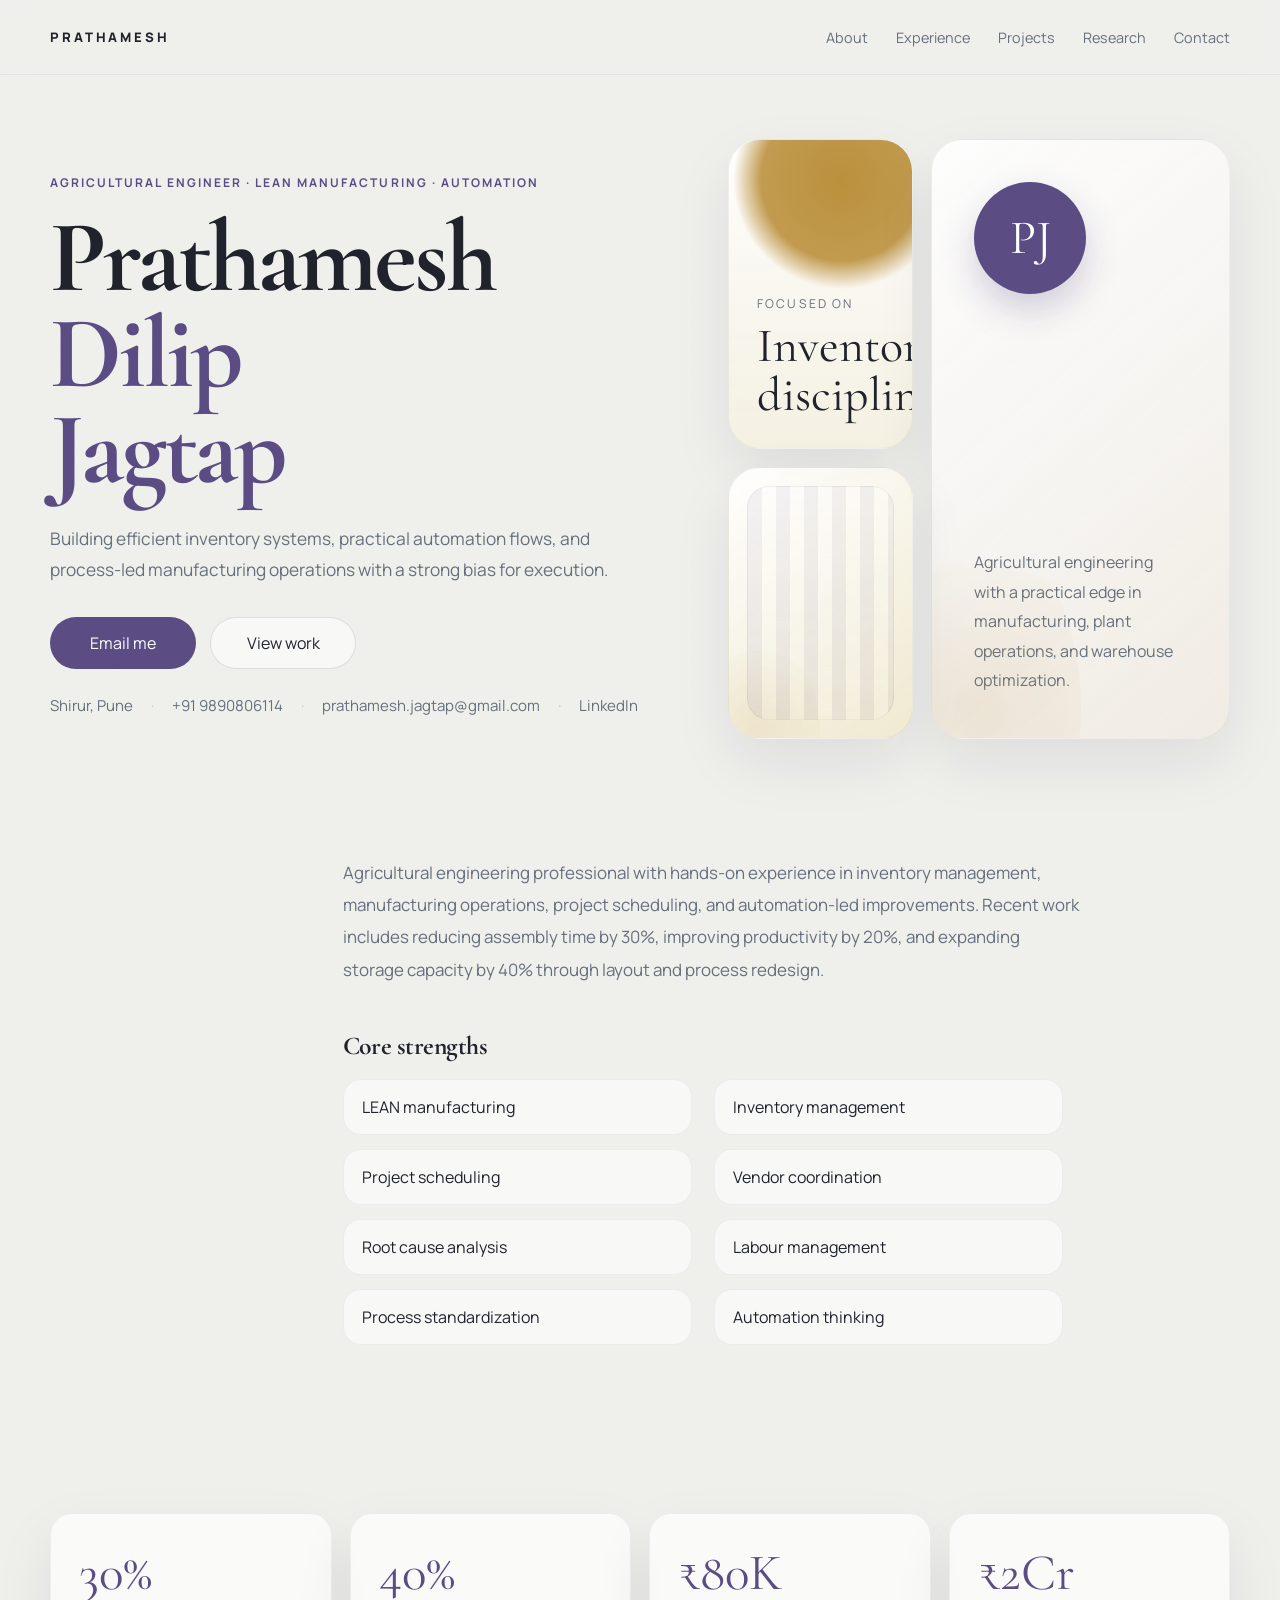
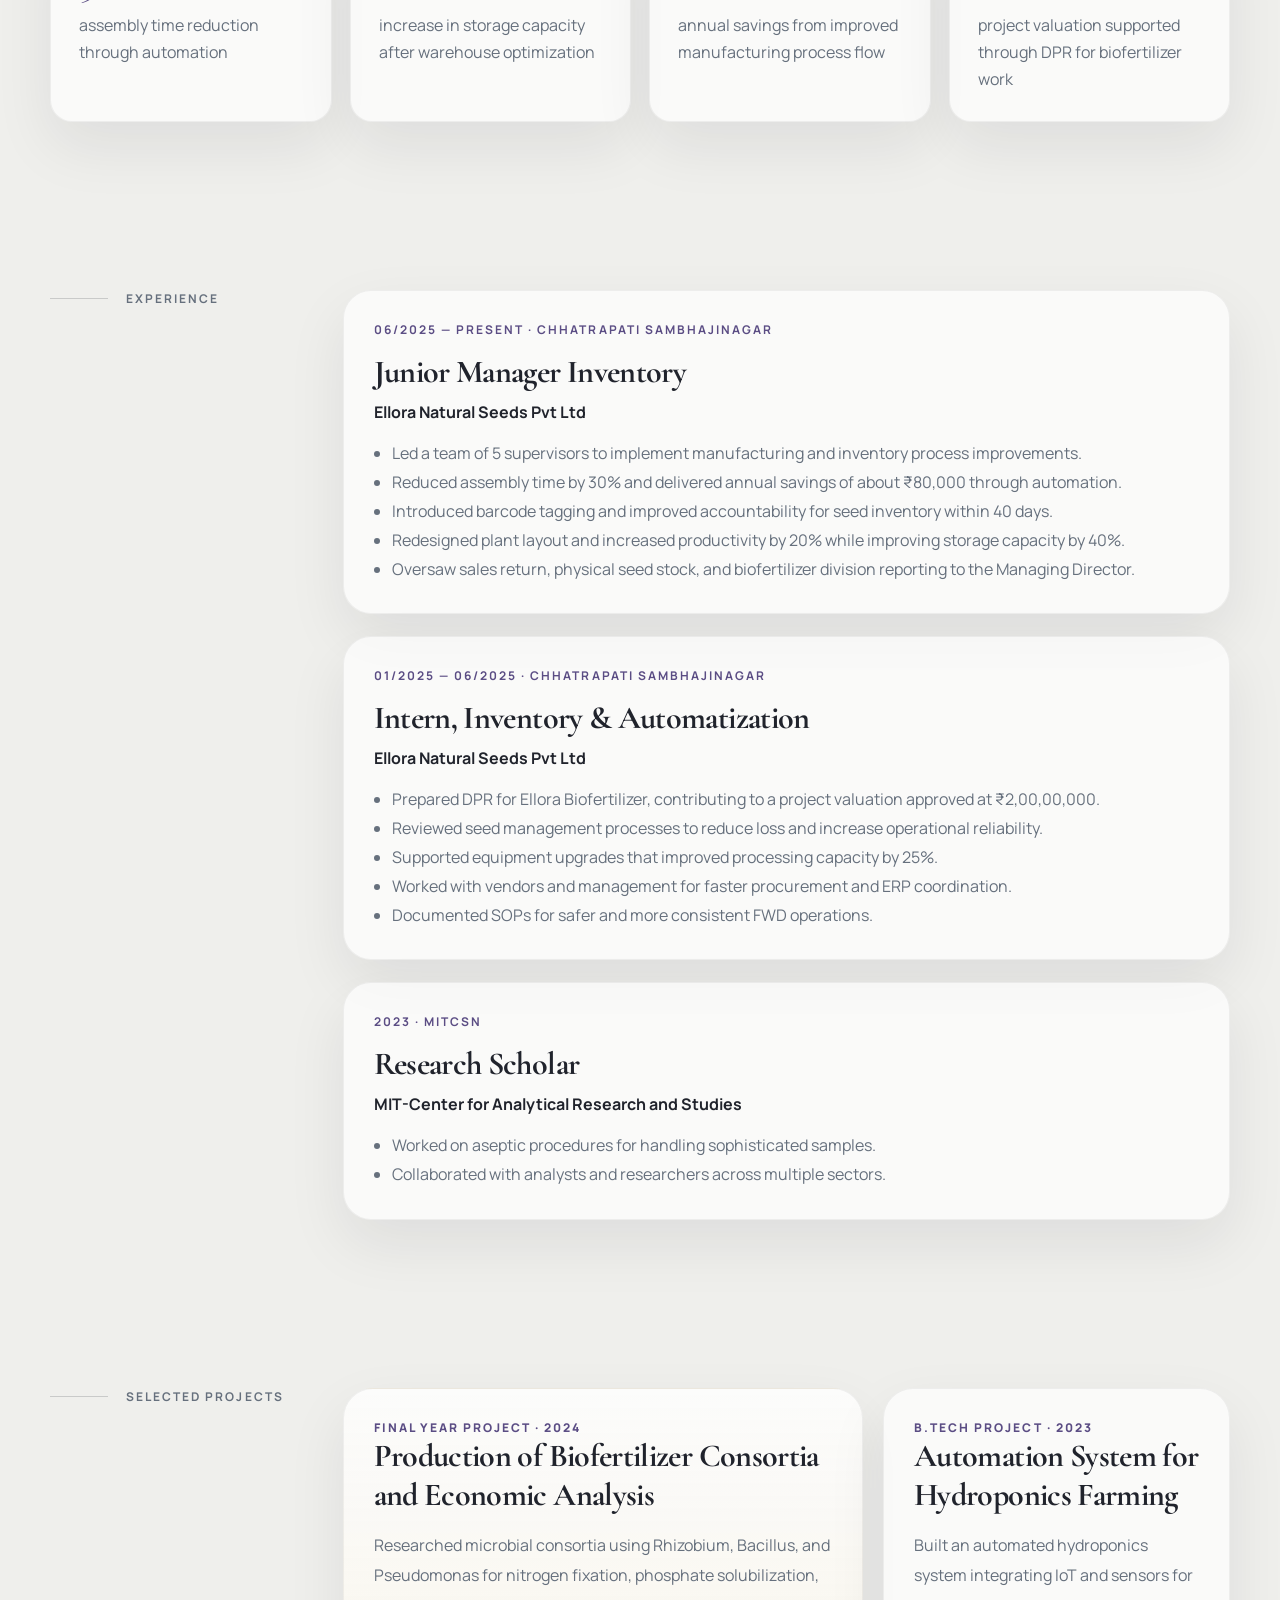
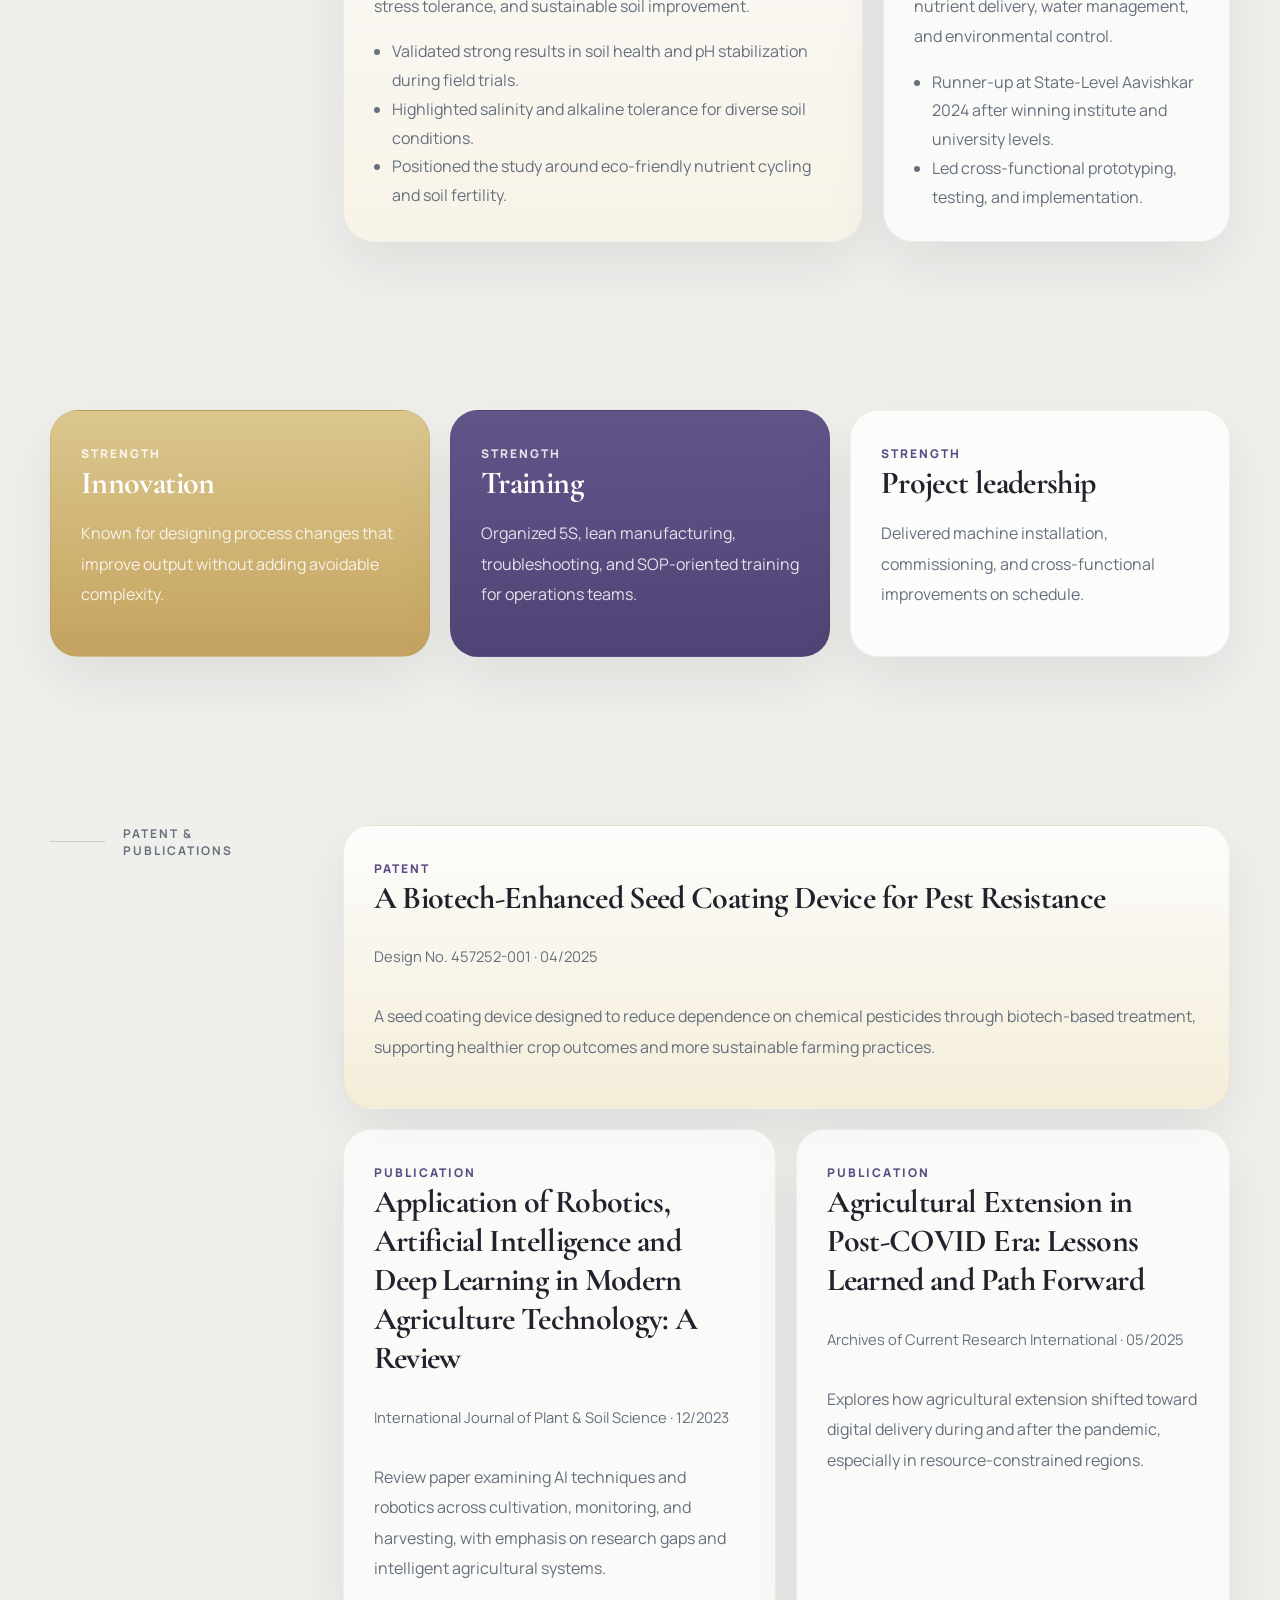
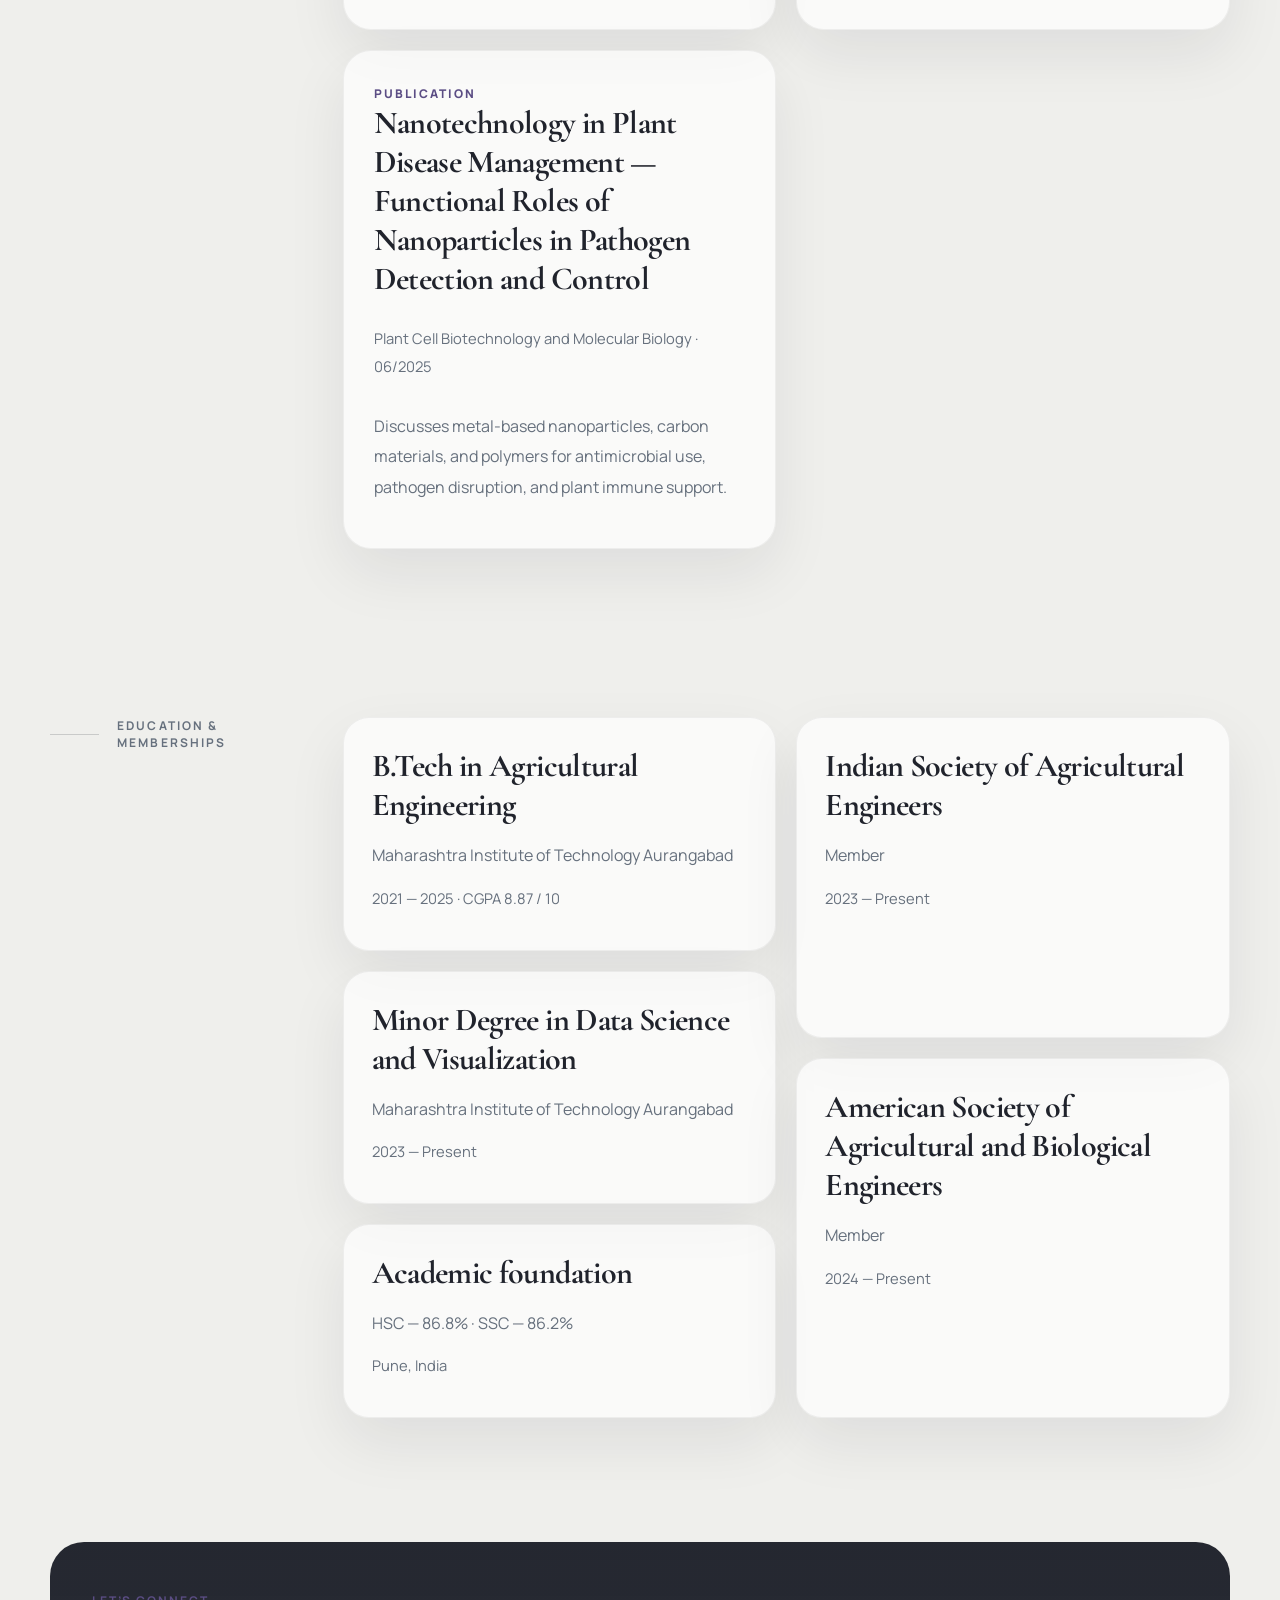
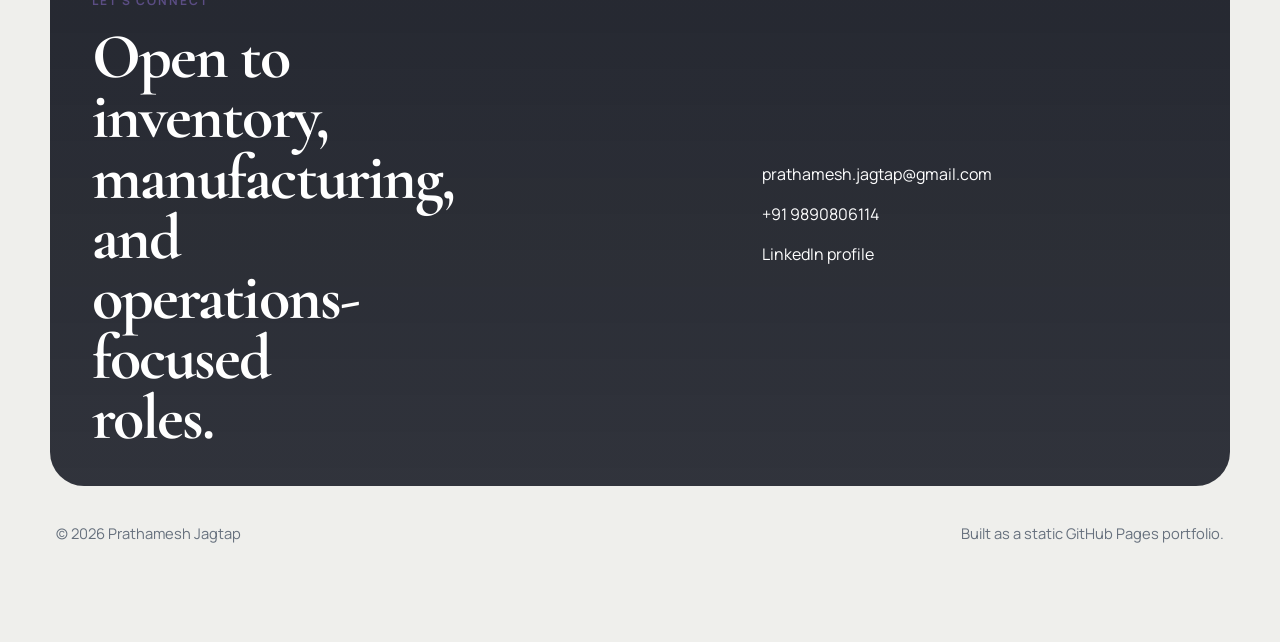
<file: index.html>
<!DOCTYPE html>
<html lang="en">
  <head>
    <meta charset="UTF-8" />
    <meta name="viewport" content="width=device-width, initial-scale=1.0" />
    <meta
      name="description"
      content="Portfolio website for Prathamesh Dilip Jagtap — Agricultural Engineer focused on lean manufacturing, automation, inventory systems, and project leadership."
    />
    <title>Prathamesh Jagtap | Portfolio</title>
    <link rel="preconnect" href="https://fonts.googleapis.com" />
    <link rel="preconnect" href="https://fonts.gstatic.com" crossorigin />
    <link
      href="https://fonts.googleapis.com/css2?family=Cormorant+Garamond:wght@500;600;700&family=Manrope:wght@400;500;600;700;800&display=swap"
      rel="stylesheet"
    />
    <link rel="stylesheet" href="assets/css/style.css" />
  </head>
  <body>
    <div class="grain"></div>

    <header class="site-header">
      <div class="container nav-wrap">
        <a class="brand" href="#home">PRATHAMESH</a>
        <nav class="site-nav" aria-label="Primary navigation">
          <a href="#about">About</a>
          <a href="#experience">Experience</a>
          <a href="#projects">Projects</a>
          <a href="#research">Research</a>
          <a href="#contact">Contact</a>
        </nav>
      </div>
    </header>

    <main id="home">
      <section class="hero section">
        <div class="container hero-grid">
          <div class="hero-copy reveal">
            <p class="eyebrow">Agricultural Engineer · Lean Manufacturing · Automation</p>
            <h1>
              Prathamesh
              <span>Dilip Jagtap</span>
            </h1>
            <p class="lead">
              Building efficient inventory systems, practical automation flows, and
              process-led manufacturing operations with a strong bias for execution.
            </p>

            <div class="hero-actions">
              <a class="button primary" href="mailto:prathamesh.jagtap@gmail.com">Email me</a>
              <a class="button ghost" href="#projects">View work</a>
            </div>

            <ul class="contact-strip" aria-label="Quick contact details">
              <li>Shirur, Pune</li>
              <li><a href="tel:+919890806114">+91 9890806114</a></li>
              <li><a href="mailto:prathamesh.jagtap@gmail.com">prathamesh.jagtap@gmail.com</a></li>
              <li>
                <a href="https://www.linkedin.com/in/prathamesh-jagtap-753776237/" target="_blank" rel="noreferrer">
                  LinkedIn
                </a>
              </li>
            </ul>
          </div>

          <div class="hero-art reveal" aria-hidden="true">
            <div class="portrait-card portrait-a">
              <div class="portrait-label">Focused on</div>
              <div class="portrait-text">Inventory discipline</div>
            </div>
            <div class="portrait-card portrait-b">
              <div class="monogram">PJ</div>
              <p>
                Agricultural engineering with a practical edge in manufacturing,
                plant operations, and warehouse optimization.
              </p>
            </div>
            <div class="portrait-card portrait-c"></div>
          </div>
        </div>
      </section>

      <section class="section intro-band" id="about">
        <div class="container intro-grid">
          <div class="section-title reveal">
            <span class="line"></span>
            <p>Profile</p>
          </div>
          <div class="intro-copy reveal">
            <p>
              Agricultural engineering professional with hands-on experience in
              inventory management, manufacturing operations, project scheduling,
              and automation-led improvements. Recent work includes reducing
              assembly time by 30%, improving productivity by 20%, and expanding
              storage capacity by 40% through layout and process redesign.
            </p>
          </div>
          <div class="intro-list reveal">
            <h3>Core strengths</h3>
            <ul>
              <li>LEAN manufacturing</li>
              <li>Inventory management</li>
              <li>Project scheduling</li>
              <li>Vendor coordination</li>
              <li>Root cause analysis</li>
              <li>Labour management</li>
              <li>Process standardization</li>
              <li>Automation thinking</li>
            </ul>
          </div>
        </div>
      </section>

      <section class="section metrics">
        <div class="container metric-grid reveal">
          <article class="metric-card">
            <span class="metric-value">30%</span>
            <p>assembly time reduction through automation</p>
          </article>
          <article class="metric-card">
            <span class="metric-value">40%</span>
            <p>increase in storage capacity after warehouse optimization</p>
          </article>
          <article class="metric-card">
            <span class="metric-value">₹80K</span>
            <p>annual savings from improved manufacturing process flow</p>
          </article>
          <article class="metric-card">
            <span class="metric-value">₹2Cr</span>
            <p>project valuation supported through DPR for biofertilizer work</p>
          </article>
        </div>
      </section>

      <section class="section" id="experience">
        <div class="container split-section">
          <div class="section-title reveal sticky-title">
            <span class="line"></span>
            <p>Experience</p>
          </div>

          <div class="timeline reveal">
            <article class="timeline-item">
              <div class="timeline-meta">06/2025 — Present · Chhatrapati Sambhajinagar</div>
              <h3>Junior Manager Inventory</h3>
              <h4>Ellora Natural Seeds Pvt Ltd</h4>
              <ul>
                <li>Led a team of 5 supervisors to implement manufacturing and inventory process improvements.</li>
                <li>Reduced assembly time by 30% and delivered annual savings of about ₹80,000 through automation.</li>
                <li>Introduced barcode tagging and improved accountability for seed inventory within 40 days.</li>
                <li>Redesigned plant layout and increased productivity by 20% while improving storage capacity by 40%.</li>
                <li>Oversaw sales return, physical seed stock, and biofertilizer division reporting to the Managing Director.</li>
              </ul>
            </article>

            <article class="timeline-item">
              <div class="timeline-meta">01/2025 — 06/2025 · Chhatrapati Sambhajinagar</div>
              <h3>Intern, Inventory &amp; Automatization</h3>
              <h4>Ellora Natural Seeds Pvt Ltd</h4>
              <ul>
                <li>Prepared DPR for Ellora Biofertilizer, contributing to a project valuation approved at ₹2,00,00,000.</li>
                <li>Reviewed seed management processes to reduce loss and increase operational reliability.</li>
                <li>Supported equipment upgrades that improved processing capacity by 25%.</li>
                <li>Worked with vendors and management for faster procurement and ERP coordination.</li>
                <li>Documented SOPs for safer and more consistent FWD operations.</li>
              </ul>
            </article>

            <article class="timeline-item">
              <div class="timeline-meta">2023 · MITCSN</div>
              <h3>Research Scholar</h3>
              <h4>MIT-Center for Analytical Research and Studies</h4>
              <ul>
                <li>Worked on aseptic procedures for handling sophisticated samples.</li>
                <li>Collaborated with analysts and researchers across multiple sectors.</li>
              </ul>
            </article>
          </div>
        </div>
      </section>

      <section class="section" id="projects">
        <div class="container projects-layout">
          <div class="section-title reveal">
            <span class="line"></span>
            <p>Selected projects</p>
          </div>

          <div class="project-grid reveal">
            <article class="project-card featured">
              <div class="project-tag">Final year project · 2024</div>
              <h3>Production of Biofertilizer Consortia and Economic Analysis</h3>
              <p>
                Researched microbial consortia using Rhizobium, Bacillus, and
                Pseudomonas for nitrogen fixation, phosphate solubilization, stress
                tolerance, and sustainable soil improvement.
              </p>
              <ul>
                <li>Validated strong results in soil health and pH stabilization during field trials.</li>
                <li>Highlighted salinity and alkaline tolerance for diverse soil conditions.</li>
                <li>Positioned the study around eco-friendly nutrient cycling and soil fertility.</li>
              </ul>
            </article>

            <article class="project-card">
              <div class="project-tag">B.Tech project · 2023</div>
              <h3>Automation System for Hydroponics Farming</h3>
              <p>
                Built an automated hydroponics system integrating IoT and sensors
                for nutrient delivery, water management, and environmental control.
              </p>
              <ul>
                <li>Runner-up at State-Level Aavishkar 2024 after winning institute and university levels.</li>
                <li>Led cross-functional prototyping, testing, and implementation.</li>
              </ul>
            </article>
          </div>
        </div>
      </section>

      <section class="section showcase-strip">
        <div class="container showcase-grid reveal">
          <article class="showcase-note mustard">
            <span class="showcase-kicker">Strength</span>
            <h3>Innovation</h3>
            <p>Known for designing process changes that improve output without adding avoidable complexity.</p>
          </article>
          <article class="showcase-note plum">
            <span class="showcase-kicker">Strength</span>
            <h3>Training</h3>
            <p>Organized 5S, lean manufacturing, troubleshooting, and SOP-oriented training for operations teams.</p>
          </article>
          <article class="showcase-note plain">
            <span class="showcase-kicker">Strength</span>
            <h3>Project leadership</h3>
            <p>Delivered machine installation, commissioning, and cross-functional improvements on schedule.</p>
          </article>
        </div>
      </section>

      <section class="section" id="research">
        <div class="container research-grid">
          <div class="section-title reveal">
            <span class="line"></span>
            <p>Patent &amp; publications</p>
          </div>

          <div class="research-content reveal">
            <article class="research-card patent-card">
              <span class="research-type">Patent</span>
              <h3>A Biotech-Enhanced Seed Coating Device for Pest Resistance</h3>
              <p class="research-meta">Design No. 457252-001 · 04/2025</p>
              <p>
                A seed coating device designed to reduce dependence on chemical
                pesticides through biotech-based treatment, supporting healthier
                crop outcomes and more sustainable farming practices.
              </p>
            </article>

            <article class="research-card">
              <span class="research-type">Publication</span>
              <h3>Application of Robotics, Artificial Intelligence and Deep Learning in Modern Agriculture Technology: A Review</h3>
              <p class="research-meta">International Journal of Plant &amp; Soil Science · 12/2023</p>
              <p>
                Review paper examining AI techniques and robotics across cultivation,
                monitoring, and harvesting, with emphasis on research gaps and
                intelligent agricultural systems.
              </p>
            </article>

            <article class="research-card">
              <span class="research-type">Publication</span>
              <h3>Agricultural Extension in Post-COVID Era: Lessons Learned and Path Forward</h3>
              <p class="research-meta">Archives of Current Research International · 05/2025</p>
              <p>
                Explores how agricultural extension shifted toward digital delivery
                during and after the pandemic, especially in resource-constrained regions.
              </p>
            </article>

            <article class="research-card">
              <span class="research-type">Publication</span>
              <h3>Nanotechnology in Plant Disease Management — Functional Roles of Nanoparticles in Pathogen Detection and Control</h3>
              <p class="research-meta">Plant Cell Biotechnology and Molecular Biology · 06/2025</p>
              <p>
                Discusses metal-based nanoparticles, carbon materials, and polymers
                for antimicrobial use, pathogen disruption, and plant immune support.
              </p>
            </article>
          </div>
        </div>
      </section>

      <section class="section education-section">
        <div class="container education-grid">
          <div class="section-title reveal">
            <span class="line"></span>
            <p>Education &amp; memberships</p>
          </div>

          <div class="education-content reveal">
            <div class="edu-column">
              <article class="edu-card">
                <h3>B.Tech in Agricultural Engineering</h3>
                <p>Maharashtra Institute of Technology Aurangabad</p>
                <span>2021 — 2025 · CGPA 8.87 / 10</span>
              </article>
              <article class="edu-card">
                <h3>Minor Degree in Data Science and Visualization</h3>
                <p>Maharashtra Institute of Technology Aurangabad</p>
                <span>2023 — Present</span>
              </article>
              <article class="edu-card">
                <h3>Academic foundation</h3>
                <p>HSC — 86.8% · SSC — 86.2%</p>
                <span>Pune, India</span>
              </article>
            </div>

            <div class="edu-column">
              <article class="edu-card">
                <h3>Indian Society of Agricultural Engineers</h3>
                <p>Member</p>
                <span>2023 — Present</span>
              </article>
              <article class="edu-card">
                <h3>American Society of Agricultural and Biological Engineers</h3>
                <p>Member</p>
                <span>2024 — Present</span>
              </article>
            </div>
          </div>
        </div>
      </section>
    </main>

    <footer class="site-footer section" id="contact">
      <div class="container footer-grid reveal">
        <div>
          <p class="eyebrow">Let’s connect</p>
          <h2>Open to inventory, manufacturing, and operations-focused roles.</h2>
        </div>
        <div class="footer-links">
          <a href="mailto:prathamesh.jagtap@gmail.com">prathamesh.jagtap@gmail.com</a>
          <a href="tel:+919890806114">+91 9890806114</a>
          <a href="https://www.linkedin.com/in/prathamesh-jagtap-753776237/" target="_blank" rel="noreferrer">LinkedIn profile</a>
        </div>
      </div>
      <div class="container footer-bottom">
        <p>© <span id="year"></span> Prathamesh Jagtap</p>
        <p>Built as a static GitHub Pages portfolio.</p>
      </div>
    </footer>

    <script src="assets/js/main.js"></script>
  </body>
</html>
</file>
<file: assets/css/style.css>
:root {
  --bg: #efefec;
  --surface: #f8f5ef;
  --surface-strong: #ffffff;
  --ink: #20232c;
  --muted: #66707d;
  --line: rgba(32, 35, 44, 0.11);
  --plum: #5b4d84;
  --plum-deep: #493c70;
  --mustard: #b78a32;
  --mustard-soft: #d6be78;
  --shadow: 0 24px 60px rgba(28, 31, 39, 0.08);
  --radius-lg: 32px;
  --radius-md: 22px;
  --radius-sm: 16px;
  --container: min(1180px, calc(100vw - 48px));
}

* {
  box-sizing: border-box;
}

html {
  scroll-behavior: smooth;
}

body {
  margin: 0;
  background: var(--bg);
  color: var(--ink);
  font-family: "Manrope", Arial, sans-serif;
  text-rendering: optimizeLegibility;
}

a {
  color: inherit;
  text-decoration: none;
}

img {
  max-width: 100%;
  display: block;
}

button,
a.button {
  font: inherit;
}

.grain {
  position: fixed;
  inset: 0;
  pointer-events: none;
  opacity: 0.18;
  background-image:
    radial-gradient(circle at 20% 20%, rgba(0, 0, 0, 0.025) 0 1px, transparent 1px),
    radial-gradient(circle at 80% 60%, rgba(0, 0, 0, 0.03) 0 1px, transparent 1px);
  background-size: 18px 18px, 24px 24px;
}

.container {
  width: var(--container);
  margin: 0 auto;
}

.section {
  padding: 84px 0;
}

.site-header {
  position: sticky;
  top: 0;
  z-index: 30;
  backdrop-filter: blur(14px);
  background: rgba(239, 239, 236, 0.72);
  border-bottom: 1px solid rgba(32, 35, 44, 0.05);
}

.nav-wrap {
  display: flex;
  align-items: center;
  justify-content: space-between;
  min-height: 74px;
}

.brand {
  font-size: 0.82rem;
  font-weight: 800;
  letter-spacing: 0.22em;
}

.site-nav {
  display: flex;
  gap: 28px;
  flex-wrap: wrap;
}

.site-nav a {
  font-size: 0.9rem;
  color: var(--muted);
  transition: color 0.2s ease;
}

.site-nav a:hover,
.site-nav a:focus-visible,
.contact-strip a:hover,
.footer-links a:hover {
  color: var(--plum);
}

.hero {
  padding-top: 64px;
}

.hero-grid {
  display: grid;
  grid-template-columns: 1.1fr 0.9fr;
  gap: 64px;
  align-items: center;
}

.eyebrow,
.section-title p,
.project-tag,
.showcase-kicker,
.research-type,
.timeline-meta {
  text-transform: uppercase;
  letter-spacing: 0.17em;
  font-size: 0.75rem;
}

.eyebrow {
  color: var(--plum);
  font-weight: 700;
  margin-bottom: 18px;
}

.hero-copy h1,
.site-footer h2 {
  font-family: "Cormorant Garamond", Georgia, serif;
  font-weight: 700;
  line-height: 0.94;
  letter-spacing: -0.03em;
  margin: 0;
}

.hero-copy h1 {
  font-size: clamp(4rem, 8vw, 6.7rem);
  max-width: 8ch;
}

.hero-copy h1 span {
  display: block;
  color: var(--plum);
}

.lead {
  max-width: 42rem;
  color: var(--muted);
  font-size: 1.08rem;
  line-height: 1.8;
  margin: 26px 0 0;
}

.hero-actions {
  display: flex;
  gap: 14px;
  margin: 32px 0 26px;
  flex-wrap: wrap;
}

.button {
  display: inline-flex;
  align-items: center;
  justify-content: center;
  min-width: 146px;
  padding: 14px 22px;
  border-radius: 999px;
  border: 1px solid transparent;
  transition: transform 0.2s ease, background 0.2s ease, border-color 0.2s ease;
}

.button:hover,
.button:focus-visible {
  transform: translateY(-1px);
}

.button.primary {
  background: var(--plum);
  color: white;
}

.button.primary:hover,
.button.primary:focus-visible {
  background: var(--plum-deep);
}

.button.ghost {
  border-color: rgba(32, 35, 44, 0.12);
  background: rgba(255, 255, 255, 0.55);
}

.contact-strip {
  list-style: none;
  padding: 0;
  margin: 0;
  display: flex;
  flex-wrap: wrap;
  gap: 12px 18px;
  color: var(--muted);
  font-size: 0.94rem;
}

.contact-strip li {
  position: relative;
}

.contact-strip li:not(:last-child)::after {
  content: "·";
  margin-left: 18px;
  color: rgba(32, 35, 44, 0.22);
}

.hero-art {
  display: grid;
  grid-template-columns: 0.62fr 1fr;
  grid-template-rows: 1fr 0.88fr;
  gap: 18px;
  min-height: 600px;
}

.portrait-card {
  position: relative;
  overflow: hidden;
  border-radius: var(--radius-lg);
  box-shadow: var(--shadow);
}

.portrait-a {
  background: linear-gradient(180deg, rgba(255, 255, 255, 0.9), rgba(245, 240, 223, 0.85));
  border: 1px solid rgba(32, 35, 44, 0.06);
  padding: 28px;
  display: flex;
  flex-direction: column;
  justify-content: flex-end;
}

.portrait-a::before {
  content: "";
  position: absolute;
  top: -70px;
  right: -40px;
  width: 220px;
  height: 220px;
  border-radius: 50%;
  background: radial-gradient(circle, rgba(183, 138, 50, 0.95) 0, rgba(183, 138, 50, 0.85) 52%, rgba(183, 138, 50, 0) 70%);
}

.portrait-label {
  position: relative;
  z-index: 1;
  font-size: 0.76rem;
  letter-spacing: 0.18em;
  text-transform: uppercase;
  color: var(--muted);
}

.portrait-text {
  position: relative;
  z-index: 1;
  margin-top: 10px;
  font-family: "Cormorant Garamond", Georgia, serif;
  font-size: clamp(2rem, 4vw, 3rem);
  line-height: 1.02;
  max-width: 5ch;
}

.portrait-b {
  grid-row: span 2;
  background:
    linear-gradient(140deg, rgba(255, 255, 255, 0.94), rgba(240, 236, 227, 0.88)),
    linear-gradient(0deg, rgba(91, 77, 132, 0.06), rgba(91, 77, 132, 0.06));
  padding: 42px;
  display: flex;
  flex-direction: column;
  justify-content: space-between;
  border: 1px solid rgba(32, 35, 44, 0.06);
}

.portrait-b::before,
.portrait-c::before {
  content: "";
  position: absolute;
  inset: auto auto -25% -20%;
  width: 70%;
  height: 60%;
  border-radius: 50%;
  background: radial-gradient(circle, rgba(183, 138, 50, 0.12) 0, rgba(183, 138, 50, 0.02) 70%, transparent 72%);
}

.monogram {
  width: 112px;
  height: 112px;
  border-radius: 50%;
  display: grid;
  place-items: center;
  background: var(--plum);
  color: white;
  font-family: "Cormorant Garamond", Georgia, serif;
  font-size: 3rem;
  box-shadow: 0 16px 34px rgba(91, 77, 132, 0.25);
}

.portrait-b p {
  max-width: 18rem;
  margin: 0;
  color: var(--muted);
  line-height: 1.85;
}

.portrait-c {
  background:
    linear-gradient(140deg, rgba(255, 255, 255, 0.9), rgba(240, 232, 201, 0.8));
  border: 1px solid rgba(32, 35, 44, 0.05);
}

.portrait-c::after {
  content: "";
  position: absolute;
  inset: 18px;
  border-radius: calc(var(--radius-lg) - 10px);
  border: 1px solid rgba(32, 35, 44, 0.06);
  background:
    linear-gradient(180deg, rgba(255, 255, 255, 0.2), transparent),
    repeating-linear-gradient(
      90deg,
      rgba(91, 77, 132, 0.08) 0 14px,
      rgba(255, 255, 255, 0.12) 14px 28px
    );
}

.intro-band {
  padding-top: 34px;
}

.intro-grid,
.projects-layout,
.research-grid,
.education-grid,
.split-section {
  display: grid;
  grid-template-columns: 0.28fr 1fr;
  gap: 44px;
}

.section-title {
  display: flex;
  align-items: center;
  gap: 18px;
  align-self: start;
}

.section-title .line {
  width: 58px;
  height: 1px;
  background: rgba(32, 35, 44, 0.18);
}

.section-title p {
  color: var(--muted);
  margin: 0;
  font-weight: 700;
}

.intro-copy p,
.project-card p,
.research-card p,
.edu-card p,
.showcase-note p {
  color: var(--muted);
  line-height: 1.9;
}

.intro-grid {
  align-items: start;
}

.intro-copy {
  max-width: 46rem;
}

.intro-copy p {
  font-size: 1.06rem;
  margin: 0;
}

.intro-list {
  grid-column: 2;
  max-width: 720px;
}

.intro-list h3,
.project-card h3,
.research-card h3,
.edu-card h3,
.timeline-item h3,
.showcase-note h3 {
  font-family: "Cormorant Garamond", Georgia, serif;
  font-weight: 700;
  letter-spacing: -0.02em;
  margin: 0 0 12px;
}

.intro-list h3 {
  font-size: 1.6rem;
}

.intro-list ul {
  display: grid;
  grid-template-columns: repeat(2, minmax(0, 1fr));
  gap: 14px 22px;
  list-style: none;
  padding: 0;
  margin: 18px 0 0;
}

.intro-list li {
  padding: 16px 18px;
  background: rgba(255, 255, 255, 0.58);
  border-radius: 18px;
  border: 1px solid rgba(32, 35, 44, 0.06);
}

.metric-grid {
  display: grid;
  grid-template-columns: repeat(4, minmax(0, 1fr));
  gap: 18px;
}

.metric-card,
.project-card,
.research-card,
.edu-card,
.showcase-note,
.timeline-item {
  background: rgba(255, 255, 255, 0.66);
  border: 1px solid rgba(32, 35, 44, 0.06);
  box-shadow: var(--shadow);
}

.metric-card {
  padding: 28px;
  border-radius: var(--radius-md);
}

.metric-value {
  display: block;
  font-family: "Cormorant Garamond", Georgia, serif;
  font-size: clamp(2.2rem, 4vw, 3.2rem);
  color: var(--plum);
  margin-bottom: 8px;
}

.metric-card p {
  margin: 0;
  color: var(--muted);
  line-height: 1.7;
}

.sticky-title {
  position: sticky;
  top: 110px;
}

.timeline {
  display: grid;
  gap: 22px;
}

.timeline-item {
  padding: 30px;
  border-radius: 28px;
}

.timeline-meta {
  color: var(--plum);
  font-weight: 700;
}

.timeline-item h3 {
  font-size: 2rem;
  margin-top: 14px;
}

.timeline-item h4 {
  margin: -2px 0 16px;
  font-size: 1rem;
  color: var(--ink);
}

.timeline-item ul,
.project-card ul {
  margin: 0;
  padding-left: 18px;
  color: var(--muted);
  line-height: 1.8;
}

.project-grid,
.research-content,
.education-content,
.showcase-grid {
  display: grid;
  gap: 20px;
}

.project-grid {
  grid-template-columns: 1.2fr 0.8fr;
}

.project-card {
  padding: 30px;
  border-radius: 30px;
}

.project-card.featured {
  background: linear-gradient(180deg, rgba(255, 255, 255, 0.78), rgba(248, 243, 231, 0.92));
}

.project-tag,
.showcase-kicker,
.research-type {
  color: var(--plum);
  font-weight: 800;
}

.project-card h3,
.research-card h3,
.edu-card h3,
.showcase-note h3 {
  font-size: 2rem;
}

.showcase-grid {
  grid-template-columns: repeat(3, minmax(0, 1fr));
}

.showcase-note {
  border-radius: 28px;
  padding: 30px;
}

.showcase-note.mustard {
  background: linear-gradient(180deg, rgba(214, 190, 120, 0.82), rgba(183, 138, 50, 0.76));
  color: white;
}

.showcase-note.mustard p,
.showcase-note.plum p,
.showcase-note.mustard .showcase-kicker,
.showcase-note.plum .showcase-kicker {
  color: rgba(255, 255, 255, 0.84);
}

.showcase-note.plum {
  background: linear-gradient(180deg, rgba(91, 77, 132, 0.96), rgba(73, 60, 112, 0.96));
  color: white;
}

.showcase-note.plain {
  background: rgba(255, 255, 255, 0.78);
}

.research-content {
  grid-template-columns: repeat(2, minmax(0, 1fr));
}

.research-card {
  padding: 30px;
  border-radius: 28px;
}

.patent-card {
  grid-column: span 2;
  background: linear-gradient(180deg, rgba(255, 255, 255, 0.84), rgba(244, 236, 214, 0.92));
}

.research-meta,
.edu-card span {
  display: inline-block;
  color: var(--muted);
  font-size: 0.92rem;
  margin-bottom: 14px;
}

.education-content {
  grid-template-columns: repeat(2, minmax(0, 1fr));
}

.edu-column {
  display: grid;
  gap: 20px;
}

.edu-card {
  border-radius: 26px;
  padding: 28px;
}

.site-footer {
  padding-top: 40px;
}

.footer-grid {
  display: grid;
  grid-template-columns: 1.2fr 0.8fr;
  gap: 30px;
  padding: 38px 42px;
  border-radius: 34px;
  background: linear-gradient(180deg, rgba(32, 35, 44, 0.98), rgba(32, 35, 44, 0.92));
  color: white;
}

.site-footer h2 {
  font-size: clamp(2.7rem, 5vw, 4.4rem);
  max-width: 10ch;
}

.footer-links {
  display: flex;
  flex-direction: column;
  justify-content: center;
  gap: 18px;
  font-size: 1rem;
}

.footer-bottom {
  display: flex;
  justify-content: space-between;
  gap: 20px;
  padding: 22px 6px 0;
  color: var(--muted);
  font-size: 0.92rem;
}

.reveal {
  opacity: 0;
  transform: translateY(28px);
  transition: opacity 0.7s ease, transform 0.7s ease;
}

.reveal.is-visible {
  opacity: 1;
  transform: translateY(0);
}

@media (max-width: 1080px) {
  .hero-grid,
  .intro-grid,
  .projects-layout,
  .research-grid,
  .education-grid,
  .split-section,
  .footer-grid {
    grid-template-columns: 1fr;
  }

  .hero-art {
    min-height: 480px;
  }

  .sticky-title {
    position: static;
  }

  .metric-grid,
  .showcase-grid,
  .project-grid,
  .research-content,
  .education-content {
    grid-template-columns: repeat(2, minmax(0, 1fr));
  }

  .patent-card {
    grid-column: span 2;
  }
}

@media (max-width: 760px) {
  .section {
    padding: 62px 0;
  }

  .container {
    width: min(calc(100vw - 28px), 100%);
  }

  .nav-wrap {
    min-height: 68px;
    gap: 12px;
  }

  .site-nav {
    gap: 14px;
    justify-content: flex-end;
  }

  .hero {
    padding-top: 36px;
  }

  .hero-grid {
    gap: 36px;
  }

  .hero-copy h1 {
    font-size: clamp(3rem, 16vw, 4.4rem);
  }

  .lead {
    font-size: 1rem;
    line-height: 1.75;
  }

  .contact-strip li:not(:last-child)::after {
    display: none;
  }

  .hero-art {
    grid-template-columns: 1fr;
    grid-template-rows: 220px 280px 160px;
    min-height: auto;
  }

  .portrait-b {
    grid-row: auto;
  }

  .intro-list ul,
  .metric-grid,
  .showcase-grid,
  .project-grid,
  .research-content,
  .education-content,
  .footer-grid {
    grid-template-columns: 1fr;
  }

  .patent-card {
    grid-column: auto;
  }

  .timeline-item,
  .project-card,
  .research-card,
  .edu-card,
  .showcase-note,
  .metric-card,
  .footer-grid {
    padding: 24px;
  }

  .timeline-item h3,
  .project-card h3,
  .research-card h3,
  .edu-card h3,
  .showcase-note h3 {
    font-size: 1.7rem;
  }

  .site-footer h2 {
    font-size: clamp(2.2rem, 11vw, 3.3rem);
  }

  .footer-bottom {
    flex-direction: column;
    padding-top: 18px;
  }
}
</file>
